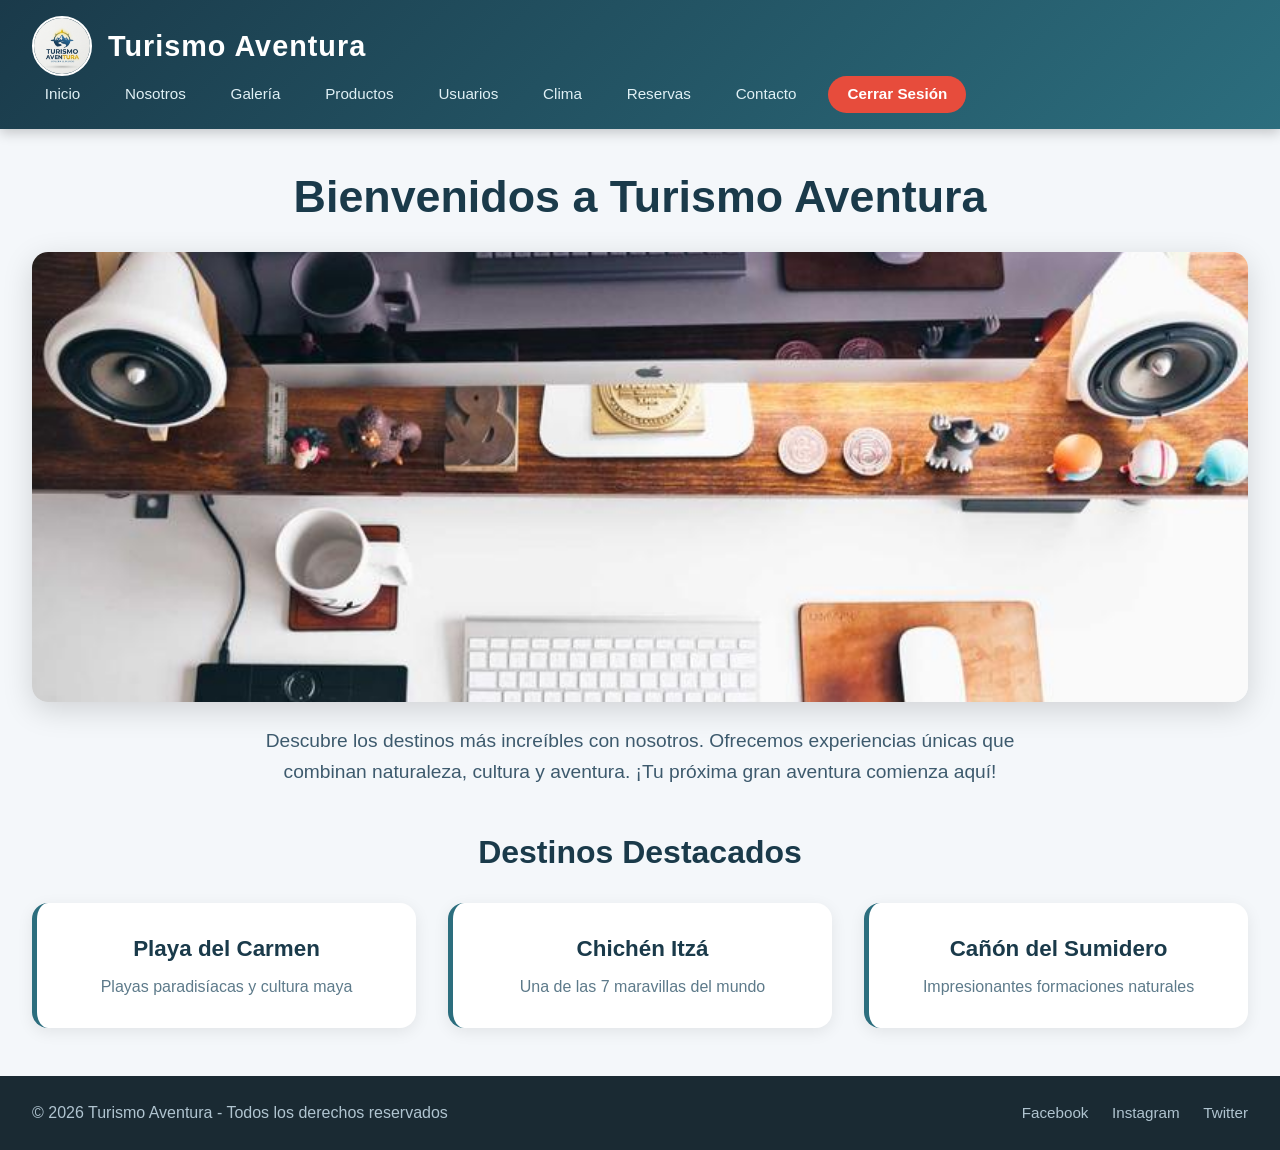
<file: index.html>
<!DOCTYPE html>
<html lang="es">

<head>
    <meta charset="UTF-8">
    <meta name="viewport" content="width=device-width, initial-scale=1.0">
    <title>Turismo Aventura - Inicio</title>
    <link rel="stylesheet" href="css/estilos.css">
</head>

<body>
    <header>
        <div class="logo">
            <img src="img/logo.png" alt="Logo Turismo Aventura">
            <h1>Turismo Aventura</h1>
        </div>
        <nav>
            <a href="index.html">Inicio</a>
            <a href="nosotros.html">Nosotros</a>
            <a href="galeria.html">Galería</a>
            <a href="productos.html">Productos</a>
            <a href="usuarios.html">Usuarios</a>
            <a href="clima.html">Clima</a>
            <a href="reservas.html">Reservas</a>
            <a href="contacto.html">Contacto</a>
            <a href="login.html" id="btn-logout">Cerrar Sesión</a>
        </nav>
    </header>

    <main>
        <section class="hero">
            <h2>Bienvenidos a Turismo Aventura</h2>
            <img src="img/inicio.jpg" alt="Paisaje turístico" class="hero-img">
            <p class="bienvenida">Descubre los destinos más increíbles con nosotros. Ofrecemos experiencias únicas que
                combinan naturaleza, cultura y aventura. ¡Tu próxima gran aventura comienza aquí!</p>
        </section>

        <section class="destacados">
            <h3>Destinos Destacados</h3>
            <div class="cards">
                <div class="card">
                    <h4>Playa del Carmen</h4>
                    <p>Playas paradisíacas y cultura maya</p>
                </div>
                <div class="card">
                    <h4>Chichén Itzá</h4>
                    <p>Una de las 7 maravillas del mundo</p>
                </div>
                <div class="card">
                    <h4>Cañón del Sumidero</h4>
                    <p>Impresionantes formaciones naturales</p>
                </div>
            </div>
        </section>

    </main>

    <footer>
        <p>&copy; 2026 Turismo Aventura - Todos los derechos reservados</p>
        <div class="social">
            <a href="#">Facebook</a>
            <a href="#">Instagram</a>
            <a href="#">Twitter</a>
        </div>
    </footer>

    <script src="js/login.js"></script>
</body>

</html>
</file>
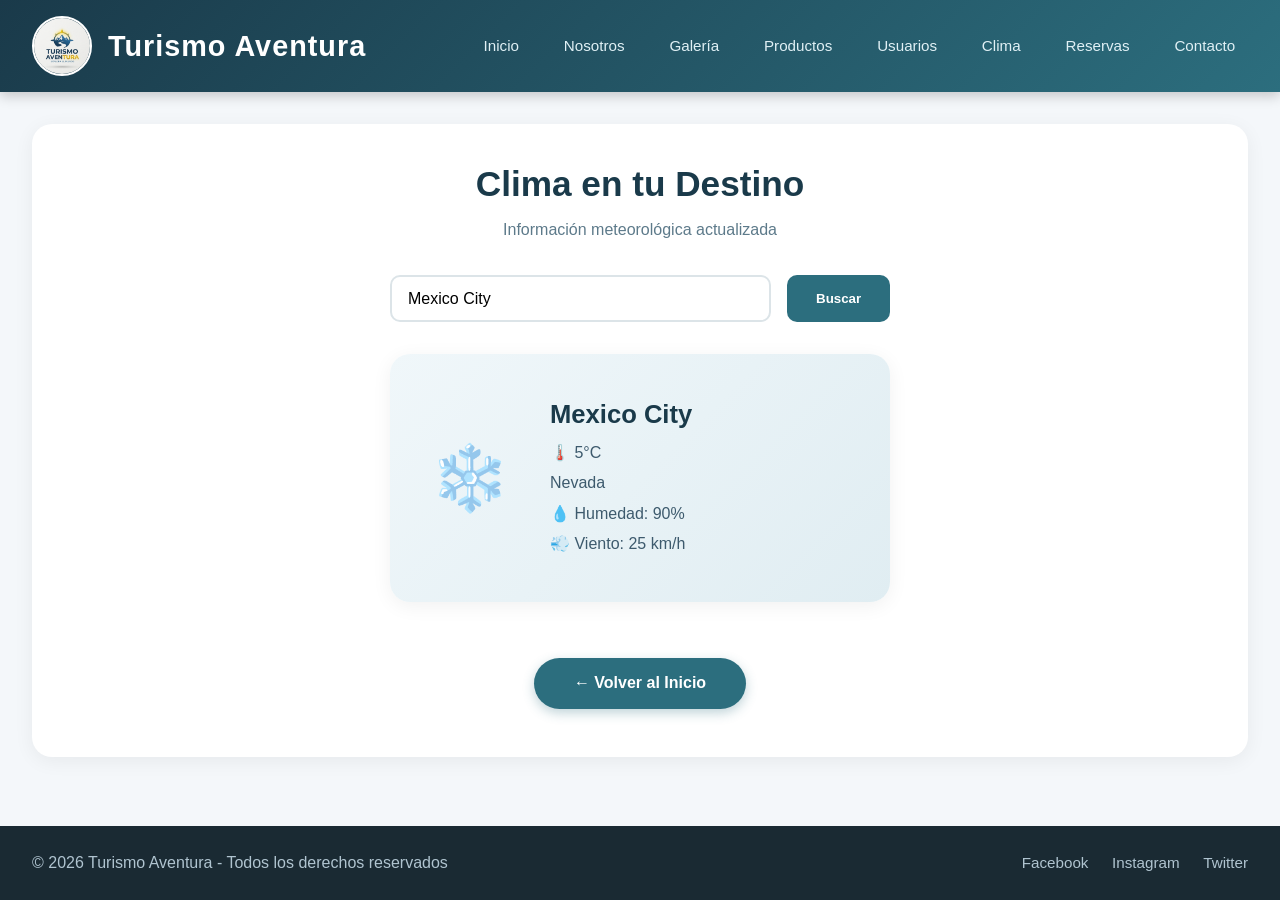
<file: clima.html>
<!DOCTYPE html>
<html lang="es">

<head>
    <meta charset="UTF-8">
    <meta name="viewport" content="width=device-width, initial-scale=1.0">
    <title>Turismo Aventura - Clima API</title>
    <link rel="stylesheet" href="css/estilos.css">
    <link rel="stylesheet" href="css/clima.css">
</head>

<body>
    <header>
        <div class="logo">
            <img src="img/logo.png" alt="Logo Turismo Aventura">
            <h1>Turismo Aventura</h1>
        </div>
        <nav>
            <a href="index.html">Inicio</a>
            <a href="nosotros.html">Nosotros</a>
            <a href="galeria.html">Galería</a>
            <a href="productos.html">Productos</a>
            <a href="usuarios.html">Usuarios</a>
            <a href="clima.html">Clima</a>
            <a href="reservas.html">Reservas</a>
            <a href="contacto.html">Contacto</a>
        </nav>
    </header>

    <main>
        <section class="clima-api">
            <h2>Clima en tu Destino</h2>
            <p>Información meteorológica actualizada</p>

            <div class="clima-busqueda">
                <input type="text" id="ciudadInput" placeholder="Ingresa una ciudad" value="Mexico City">
                <button onclick="buscarClima()" class="btn-clima">Buscar</button>
            </div>

            <div id="climaContainer" class="clima-info">
                <div class="clima-card">
                    <div class="clima-icono">
                        <span id="climaIcono">☀️</span>
                    </div>
                    <div class="clima-datos">
                        <h3 id="climaCiudad">Ciudad de México</h3>
                        <p id="climaTemp">🌡️ 22°C</p>
                        <p id="climaDesc">Cielo despejado</p>
                        <p id="climaHumedad">💧 Humedad: 45%</p>
                        <p id="climaViento">💨 Viento: 10 km/h</p>
                    </div>
                </div>
            </div>
            <!-- BOTÓN VOLVER AL INICIO -->
            <div class="btn-volver-container">
                <a href="index.html" class="btn-volver">← Volver al Inicio</a>
            </div>
        </section>
    </main>

    <footer>
        <p>&copy; 2026 Turismo Aventura - Todos los derechos reservados</p>
        <div class="social">
            <a href="#">Facebook</a>
            <a href="#">Instagram</a>
            <a href="#">Twitter</a>
        </div>
    </footer>

    <script src="js/clima.js"></script>
</body>

</html>
</file>
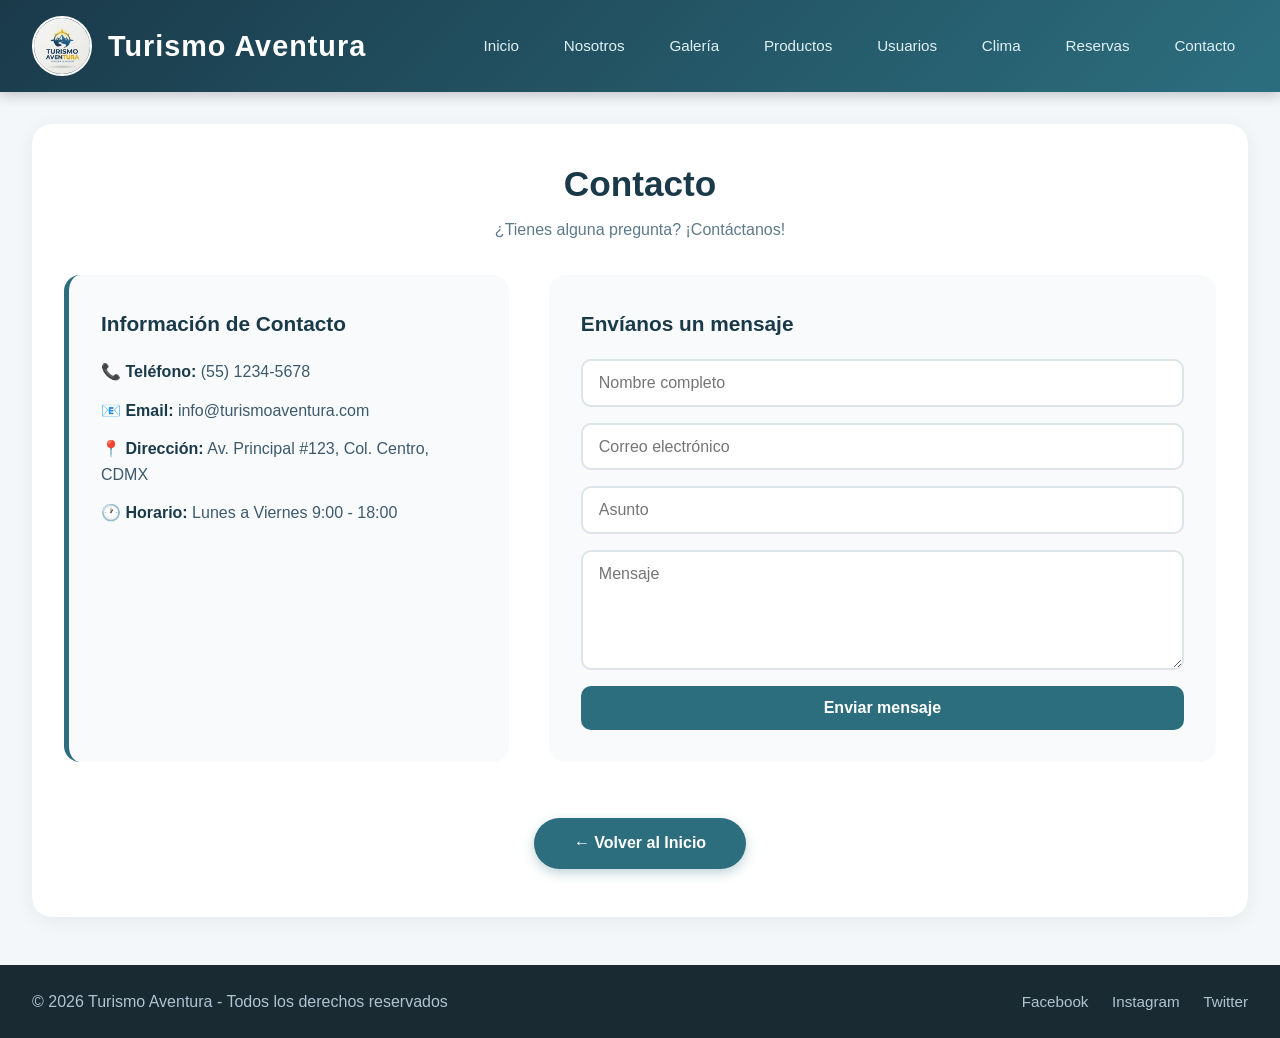
<file: contacto.html>
<!DOCTYPE html>
<html lang="es">

<head>
    <meta charset="UTF-8">
    <meta name="viewport" content="width=device-width, initial-scale=1.0">
    <title>Turismo Aventura - Contacto</title>
    <link rel="stylesheet" href="css/estilos.css">
    <link rel="stylesheet" href="css/contacto.css">
</head>

<body>
    <header>
        <div class="logo">
            <img src="img/logo.png" alt="Logo Turismo Aventura">
            <h1>Turismo Aventura</h1>
        </div>
        <nav>
            <a href="index.html">Inicio</a>
            <a href="nosotros.html">Nosotros</a>
            <a href="galeria.html">Galería</a>
            <a href="productos.html">Productos</a>
            <a href="usuarios.html">Usuarios</a>
            <a href="clima.html">Clima</a>
            <a href="reservas.html">Reservas</a>
            <a href="contacto.html">Contacto</a>
        </nav>
    </header>

    <main>
        <section class="contacto">
            <h2>Contacto</h2>
            <p>¿Tienes alguna pregunta? ¡Contáctanos!</p>

            <div class="contacto-container">
                <div class="contacto-info">
                    <h3>Información de Contacto</h3>
                    <p><strong>📞 Teléfono:</strong> (55) 1234-5678</p>
                    <p><strong>📧 Email:</strong> info@turismoaventura.com</p>
                    <p><strong>📍 Dirección:</strong> Av. Principal #123, Col. Centro, CDMX</p>
                    <p><strong>🕐 Horario:</strong> Lunes a Viernes 9:00 - 18:00</p>
                </div>

                <div class="contacto-form">
                    <h3>Envíanos un mensaje</h3>
                    <form id="contactoForm">
                        <input type="text" placeholder="Nombre completo" required>
                        <input type="email" placeholder="Correo electrónico" required>
                        <input type="text" placeholder="Asunto" required>
                        <textarea placeholder="Mensaje" rows="5" required></textarea>
                        <button type="submit" class="btn-enviar">Enviar mensaje</button>
                    </form>
                </div>
            </div>
            <!-- BOTÓN VOLVER AL INICIO -->
            <div class="btn-volver-container">
                <a href="index.html" class="btn-volver">← Volver al Inicio</a>
            </div>
        </section>
    </main>

    <footer>
        <p>&copy; 2026 Turismo Aventura - Todos los derechos reservados</p>
        <div class="social">
            <a href="#">Facebook</a>
            <a href="#">Instagram</a>
            <a href="#">Twitter</a>
        </div>
    </footer>
</body>

</html>
</file>
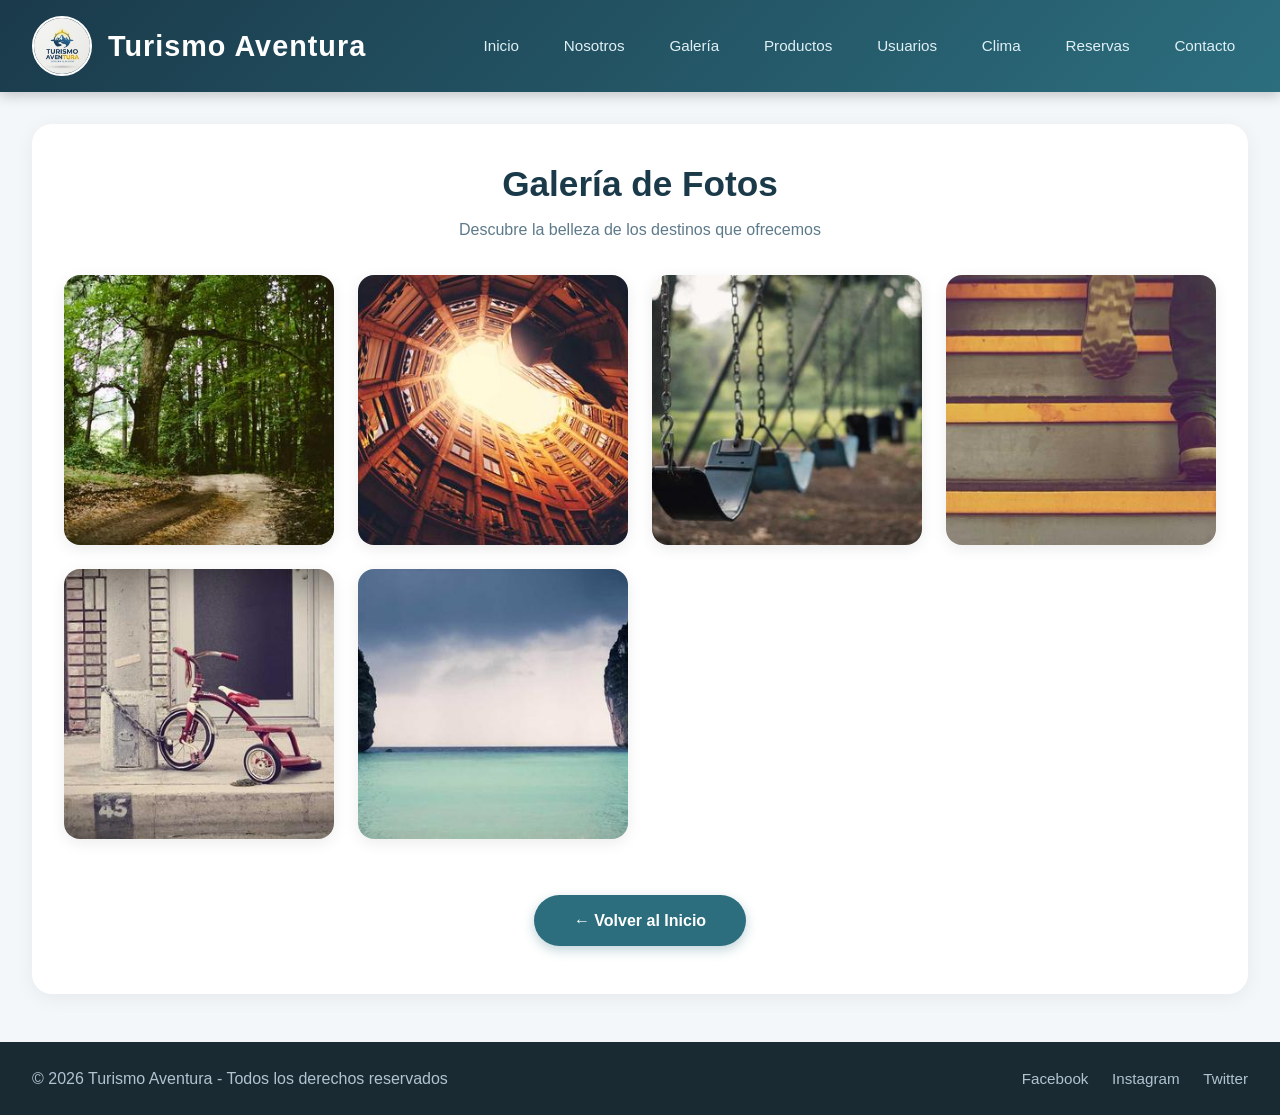
<file: galeria.html>
<!DOCTYPE html>
<html lang="es">

<head>
    <meta charset="UTF-8">
    <meta name="viewport" content="width=device-width, initial-scale=1.0">
    <title>Turismo Aventura - Galería</title>
    <link rel="stylesheet" href="css/estilos.css">
    <link rel="stylesheet" href="css/galeria.css">
</head>

<body>
    <header>
        <div class="logo">
            <img src="img/logo.png" alt="Logo Turismo Aventura">
            <h1>Turismo Aventura</h1>
        </div>
        <nav>
            <a href="index.html">Inicio</a>
            <a href="nosotros.html">Nosotros</a>
            <a href="galeria.html">Galería</a>
            <a href="productos.html">Productos</a>
            <a href="usuarios.html">Usuarios</a>
            <a href="clima.html">Clima</a>
            <a href="reservas.html">Reservas</a>
            <a href="contacto.html">Contacto</a>
        </nav>
    </header>

    <main>
        <section class="galeria">
            <h2>Galería de Fotos</h2>
            <p>Descubre la belleza de los destinos que ofrecemos</p>
            <div class="galeria-grid">
                <div class="galeria-item">
                    <img src="img/galeria1.jpg" alt="Playa paradisíaca">
                    <div class="galeria-overlay">
                        <h4>Playa del Carmen</h4>
                    </div>
                </div>
                <div class="galeria-item">
                    <img src="img/galeria2.jpg" alt="Chichén Itzá">
                    <div class="galeria-overlay">
                        <h4>Chichén Itzá</h4>
                    </div>
                </div>
                <div class="galeria-item">
                    <img src="img/galeria3.jpg" alt="Cañón del Sumidero">
                    <div class="galeria-overlay">
                        <h4>Cañón del Sumidero</h4>
                    </div>
                </div>
                <div class="galeria-item">
                    <img src="img/galeria4.jpg" alt="Monte Albán">
                    <div class="galeria-overlay">
                        <h4>Monte Albán</h4>
                    </div>
                </div>
                <div class="galeria-item">
                    <img src="img/galeria5.jpg" alt="Palenque">
                    <div class="galeria-overlay">
                        <h4>Palenque</h4>
                    </div>
                </div>
                <div class="galeria-item">
                    <img src="img/galeria6.jpg" alt="Barrancas del Cobre">
                    <div class="galeria-overlay">
                        <h4>Barrancas del Cobre</h4>
                    </div>
                </div>
            </div>
            <!-- BOTÓN VOLVER AL INICIO -->
            <div class="btn-volver-container">
                <a href="index.html" class="btn-volver">← Volver al Inicio</a>
            </div>
        </section>
    </main>

    <footer>
        <p>&copy; 2026 Turismo Aventura - Todos los derechos reservados</p>
        <div class="social">
            <a href="#">Facebook</a>
            <a href="#">Instagram</a>
            <a href="#">Twitter</a>
        </div>
    </footer>
</body>

</html>
</file>
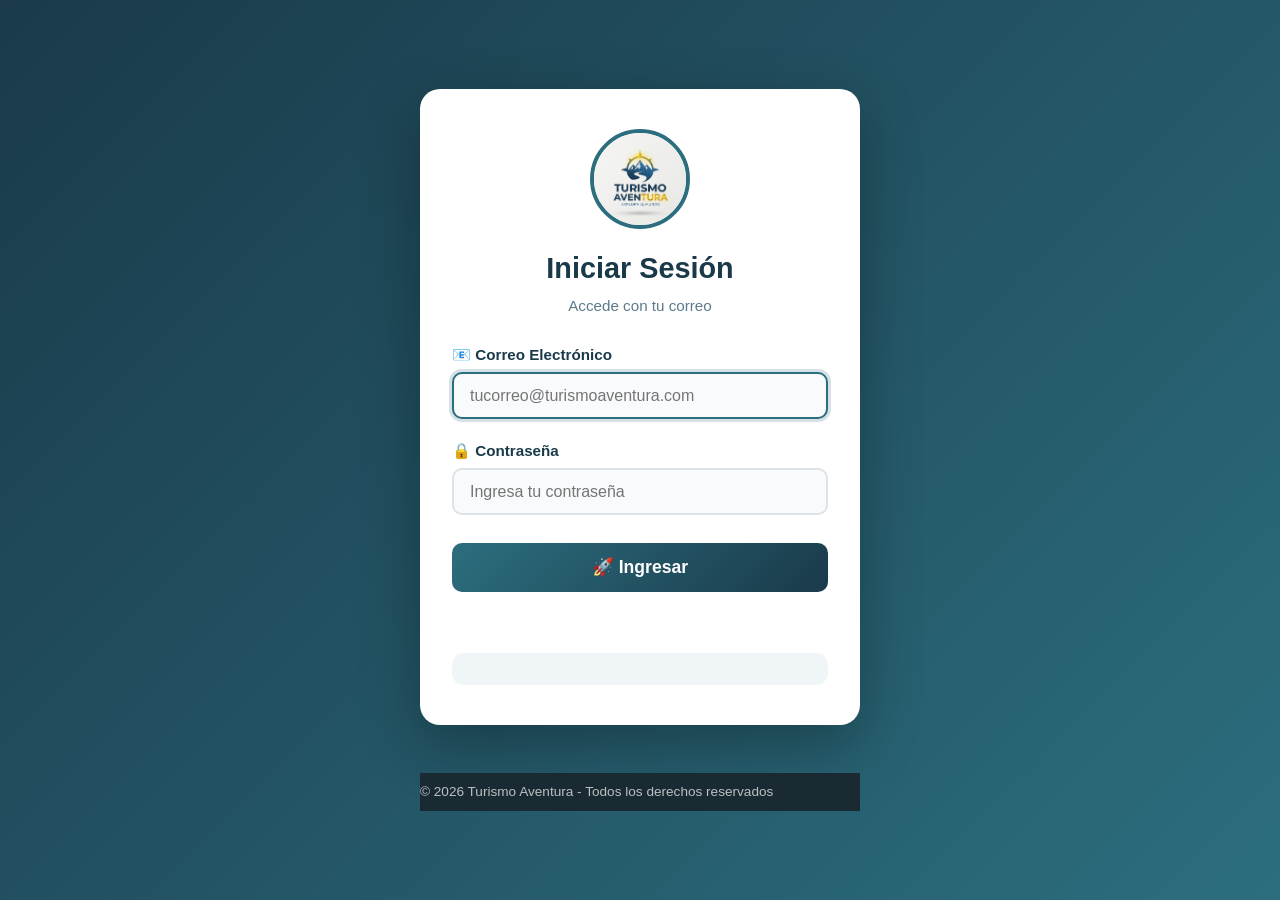
<file: login.html>
<!DOCTYPE html>
<html lang="es">

<head>
    <meta charset="UTF-8">
    <meta name="viewport" content="width=device-width, initial-scale=1.0">
    <title>Turismo Aventura - Login</title>
    <link rel="stylesheet" href="css/estilos.css">
    <link rel="stylesheet" href="css/login.css">
</head>

<body class="login-page">
    <!-- Contenedor principal del login -->
    <div class="login-wrapper">
        <div class="login-container">
            <div class="login-box">
                <!-- Logo -->
                <img src="img/logo.png" alt="Logo Turismo Aventura" class="login-logo">

                <h2>Iniciar Sesión</h2>
                <p class="login-subtitle">Accede con tu correo</p>

                <!-- Formulario de Login -->
                <form id="loginForm">
                    <div class="form-group">
                        <label for="email">📧 Correo Electrónico</label>
                        <input type="email" id="email" placeholder="tucorreo@turismoaventura.com" required autofocus>
                    </div>

                    <div class="form-group">
                        <label for="password">🔒 Contraseña</label>
                        <input type="password" id="password" placeholder="Ingresa tu contraseña" required>
                    </div>

                    <button type="submit" class="btn-login">🚀 Ingresar</button>

                    <!-- Mensaje de error -->
                    <div id="loginError" class="error-message"></div>
                </form>

                <!-- Información de ayuda -->
                <div class="login-help">
                </div>

            </div>
        </div>

        <!-- Footer informativo dentro del wrapper -->
        <footer class="login-footer">
            <p>&copy; 2026 Turismo Aventura - Todos los derechos reservados</p>
        </footer>
    </div>

    <script src="js/login.js"></script>
</body>

</html>
</file>
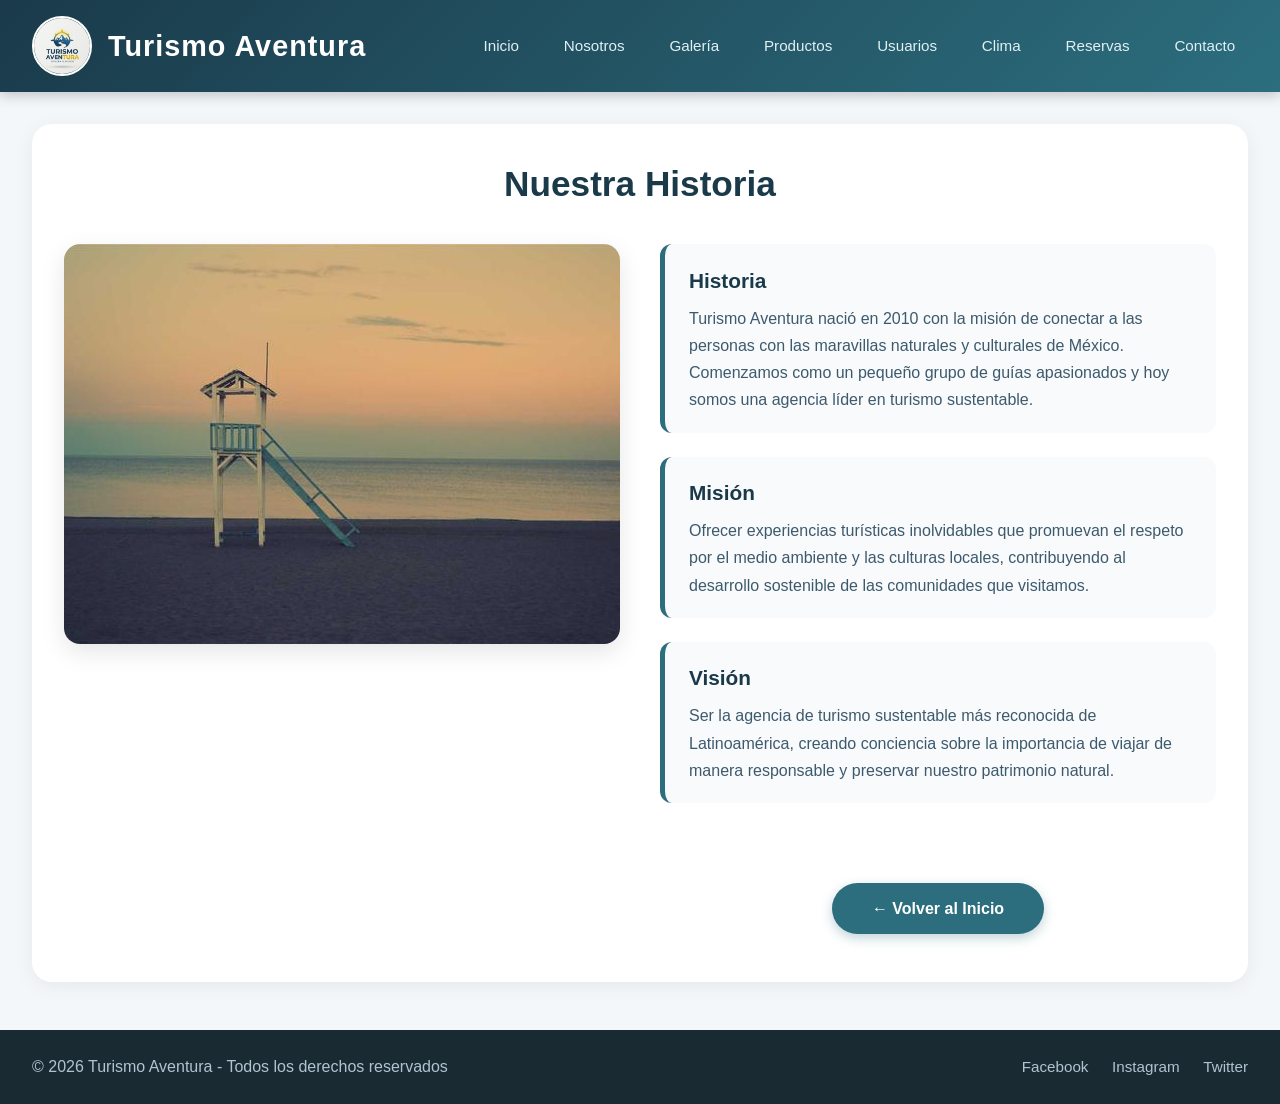
<file: nosotros.html>
<!DOCTYPE html>
<html lang="es">

<head>
    <meta charset="UTF-8">
    <meta name="viewport" content="width=device-width, initial-scale=1.0">
    <title>Turismo Aventura - Nosotros</title>
    <link rel="stylesheet" href="css/estilos.css">
    <link rel="stylesheet" href="css/nosotros.css">
</head>

<body>
    <header>
        <div class="logo">
            <img src="img/logo.png" alt="Logo Turismo Aventura">
            <h1>Turismo Aventura</h1>
        </div>
        <nav>
            <a href="index.html">Inicio</a>
            <a href="nosotros.html">Nosotros</a>
            <a href="galeria.html">Galería</a>
            <a href="productos.html">Productos</a>
            <a href="usuarios.html">Usuarios</a>
            <a href="clima.html">Clima</a>
            <a href="reservas.html">Reservas</a>
            <a href="contacto.html">Contacto</a>
        </nav>
    </header>

    <main>
        <section class="nosotros">
            <h2>Nuestra Historia</h2>
            <div class="nosotros-content">
                <img src="img/nosotros.jpg" alt="Nuestro equipo" class="nosotros-img">
                <div class="nosotros-text">
                    <article class="historia">
                        <h3>Historia</h3>
                        <p>Turismo Aventura nació en 2010 con la misión de conectar a las personas con las maravillas
                            naturales y culturales de México. Comenzamos como un pequeño grupo de guías apasionados y
                            hoy somos una agencia líder en turismo sustentable.</p>
                    </article>
                    <article class="mision">
                        <h3>Misión</h3>
                        <p>Ofrecer experiencias turísticas inolvidables que promuevan el respeto por el medio ambiente y
                            las culturas locales, contribuyendo al desarrollo sostenible de las comunidades que
                            visitamos.</p>
                    </article>
                    <article class="vision">
                        <h3>Visión</h3>
                        <p>Ser la agencia de turismo sustentable más reconocida de Latinoamérica, creando conciencia
                            sobre la importancia de viajar de manera responsable y preservar nuestro patrimonio natural.
                        </p>
                    </article>
                    <!-- BOTÓN VOLVER AL INICIO -->
                    <div class="btn-volver-container">
                        <a href="index.html" class="btn-volver">← Volver al Inicio</a>
                    </div>
                </div>
            </div>
        </section>
    </main>

    <footer>
        <p>&copy; 2026 Turismo Aventura - Todos los derechos reservados</p>
        <div class="social">
            <a href="#">Facebook</a>
            <a href="#">Instagram</a>
            <a href="#">Twitter</a>
        </div>
    </footer>
</body>

</html>
</file>
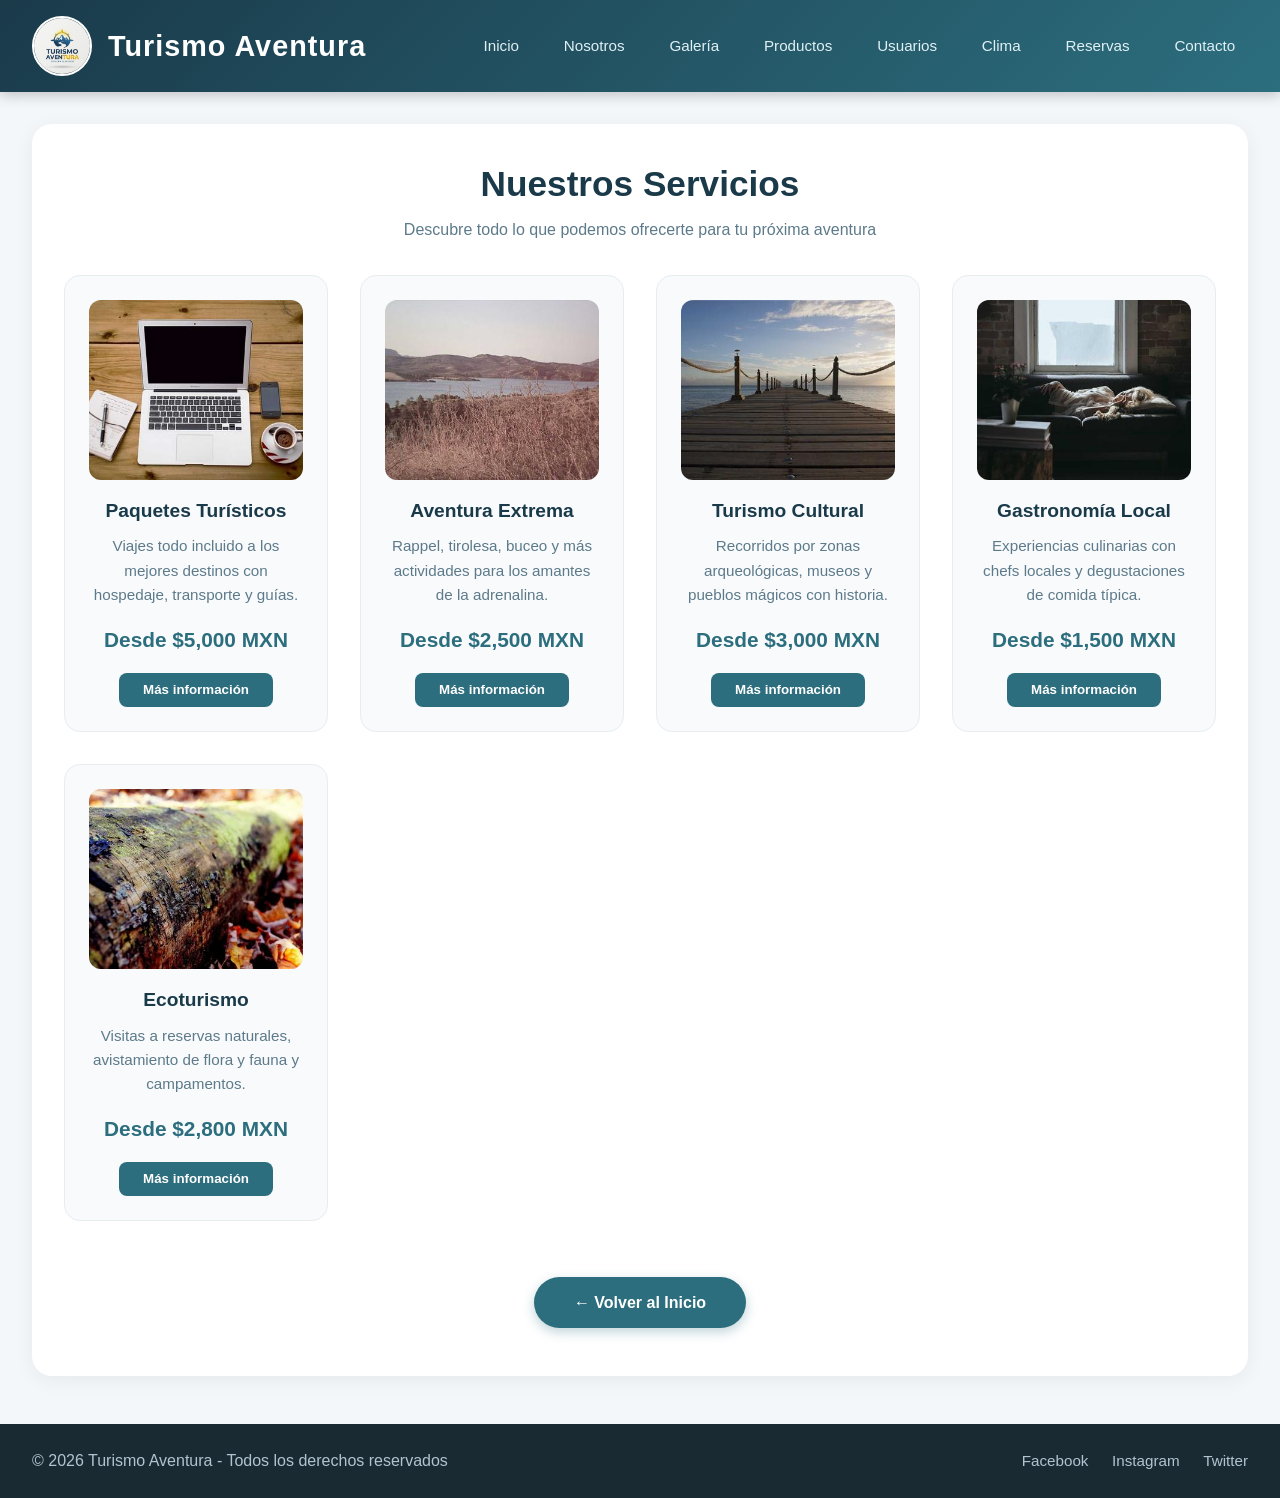
<file: Productos.html>
<!DOCTYPE html>
<html lang="es">

<head>
    <meta charset="UTF-8">
    <meta name="viewport" content="width=device-width, initial-scale=1.0">
    <title>Turismo Aventura - Productos</title>
    <link rel="stylesheet" href="css/estilos.css">
    <link rel="stylesheet" href="css/productos.css">
</head>

<body>
    <header>
        <div class="logo">
            <img src="img/logo.png" alt="Logo Turismo Aventura">
            <h1>Turismo Aventura</h1>
        </div>
        <nav>
            <a href="index.html">Inicio</a>
            <a href="nosotros.html">Nosotros</a>
            <a href="galeria.html">Galería</a>
            <a href="productos.html">Productos</a>
            <a href="usuarios.html">Usuarios</a>
            <a href="clima.html">Clima</a>
            <a href="reservas.html">Reservas</a>
            <a href="contacto.html">Contacto</a>
        </nav>
    </header>

    <main>
        <section class="productos">
            <h2>Nuestros Servicios</h2>
            <p>Descubre todo lo que podemos ofrecerte para tu próxima aventura</p>
            <div class="productos-grid">
                <div class="producto-card">
                    <img src="img/producto1.jpg" alt="Paquetes turísticos">
                    <h3>Paquetes Turísticos</h3>
                    <p>Viajes todo incluido a los mejores destinos con hospedaje, transporte y guías.</p>
                    <span class="precio">Desde $5,000 MXN</span>
                    <button class="btn-producto">Más información</button>
                </div>
                <div class="producto-card">
                    <img src="img/producto2.jpg" alt="Aventura extrema">
                    <h3>Aventura Extrema</h3>
                    <p>Rappel, tirolesa, buceo y más actividades para los amantes de la adrenalina.</p>
                    <span class="precio">Desde $2,500 MXN</span>
                    <button class="btn-producto">Más información</button>
                </div>
                <div class="producto-card">
                    <img src="img/producto3.jpg" alt="Turismo cultural">
                    <h3>Turismo Cultural</h3>
                    <p>Recorridos por zonas arqueológicas, museos y pueblos mágicos con historia.</p>
                    <span class="precio">Desde $3,000 MXN</span>
                    <button class="btn-producto">Más información</button>
                </div>
                <div class="producto-card">
                    <img src="img/producto4.jpg" alt="Gastronomía local">
                    <h3>Gastronomía Local</h3>
                    <p>Experiencias culinarias con chefs locales y degustaciones de comida típica.</p>
                    <span class="precio">Desde $1,500 MXN</span>
                    <button class="btn-producto">Más información</button>
                </div>
                <div class="producto-card">
                    <img src="img/producto5.jpg" alt="Ecoturismo">
                    <h3>Ecoturismo</h3>
                    <p>Visitas a reservas naturales, avistamiento de flora y fauna y campamentos.</p>
                    <span class="precio">Desde $2,800 MXN</span>
                    <button class="btn-producto">Más información</button>
                </div>
            </div>
            <!-- BOTÓN VOLVER AL INICIO -->
            <div class="btn-volver-container">
                <a href="index.html" class="btn-volver">← Volver al Inicio</a>
            </div>
        </section>
    </main>

    <footer>
        <p>&copy; 2026 Turismo Aventura - Todos los derechos reservados</p>
        <div class="social">
            <a href="#">Facebook</a>
            <a href="#">Instagram</a>
            <a href="#">Twitter</a>
        </div>
    </footer>
</body>

</html>
</file>
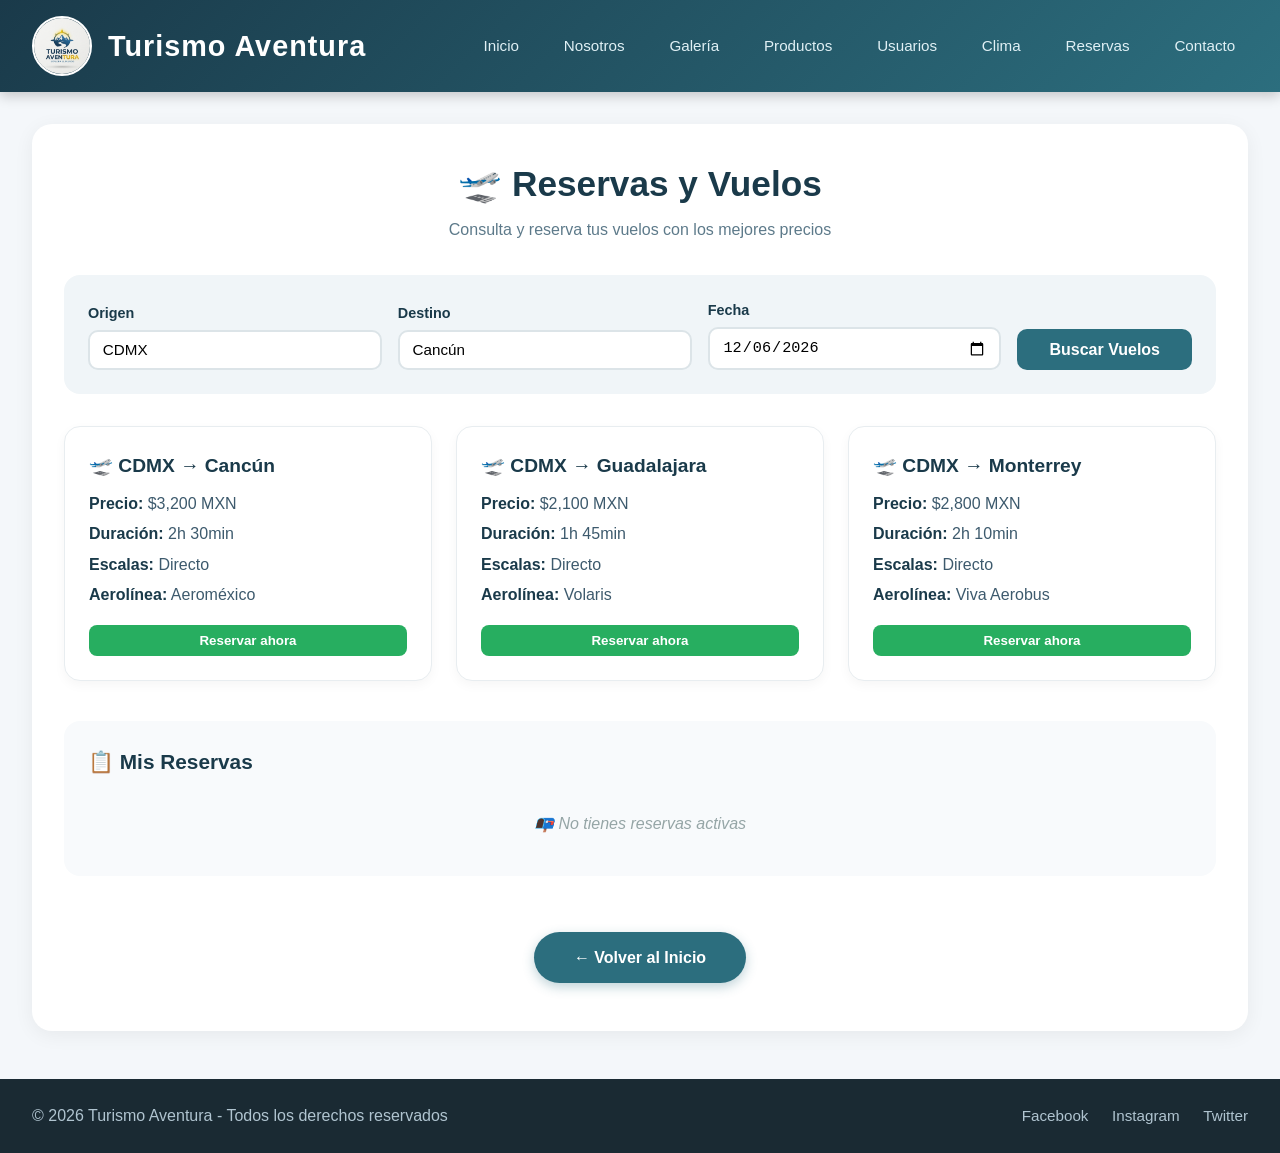
<file: reservas.html>
<!DOCTYPE html>
<html lang="es">

<head>
    <meta charset="UTF-8">
    <meta name="viewport" content="width=device-width, initial-scale=1.0">
    <title>Turismo Aventura - Reservas y Vuelos</title>
    <link rel="stylesheet" href="css/estilos.css">
    <link rel="stylesheet" href="css/reservas.css">
</head>

<body>
    <header>
        <div class="logo">
            <img src="img/logo.png" alt="Logo Turismo Aventura">
            <h1>Turismo Aventura</h1>
        </div>
        <nav>
            <a href="index.html">Inicio</a>
            <a href="nosotros.html">Nosotros</a>
            <a href="galeria.html">Galería</a>
            <a href="productos.html">Productos</a>
            <a href="usuarios.html">Usuarios</a>
            <a href="clima.html">Clima</a>
            <a href="reservas.html">Reservas</a>
            <a href="contacto.html">Contacto</a>
        </nav>
    </header>

    <main>
        <section class="reservas-api">
            <h2>🛫 Reservas y Vuelos</h2>
            <p>Consulta y reserva tus vuelos con los mejores precios</p>

            <div class="reservas-filtros">
                <div class="filtro-group">
                    <label for="origen">Origen</label>
                    <input type="text" id="origen" placeholder="Ciudad de origen" value="CDMX">
                </div>
                <div class="filtro-group">
                    <label for="destino">Destino</label>
                    <input type="text" id="destino" placeholder="Ciudad de destino" value="Cancún">
                </div>
                <div class="filtro-group">
                    <label for="fecha">Fecha</label>
                    <input type="date" id="fecha">
                </div>
                <button onclick="buscarVuelos()" class="btn-reservar">Buscar Vuelos</button>
            </div>

            <div id="vuelosContainer" class="vuelos-grid">
                <div class="vuelo-card">
                    <div class="vuelo-info">
                        <h3>🛫 CDMX → Cancún</h3>
                        <p><strong>Precio:</strong> $3,200 MXN</p>
                        <p><strong>Duración:</strong> 2h 30min</p>
                        <p><strong>Escalas:</strong> Directo</p>
                        <p><strong>Aerolínea:</strong> Aeroméxico</p>
                        <button class="btn-reservar-vuelo"
                            onclick="reservarVuelo(1, 'CDMX', 'Cancún', 3200, 'Aeroméxico')">Reservar ahora</button>
                    </div>
                </div>
                <div class="vuelo-card">
                    <div class="vuelo-info">
                        <h3>🛫 CDMX → Guadalajara</h3>
                        <p><strong>Precio:</strong> $2,100 MXN</p>
                        <p><strong>Duración:</strong> 1h 45min</p>
                        <p><strong>Escalas:</strong> Directo</p>
                        <p><strong>Aerolínea:</strong> Volaris</p>
                        <button class="btn-reservar-vuelo"
                            onclick="reservarVuelo(2, 'CDMX', 'Guadalajara', 2100, 'Volaris')">Reservar ahora</button>
                    </div>
                </div>
                <div class="vuelo-card">
                    <div class="vuelo-info">
                        <h3>🛫 CDMX → Monterrey</h3>
                        <p><strong>Precio:</strong> $2,800 MXN</p>
                        <p><strong>Duración:</strong> 2h 10min</p>
                        <p><strong>Escalas:</strong> Directo</p>
                        <p><strong>Aerolínea:</strong> Viva Aerobus</p>
                        <button class="btn-reservar-vuelo"
                            onclick="reservarVuelo(3, 'CDMX', 'Monterrey', 2800, 'Viva Aerobus')">Reservar
                            ahora</button>
                    </div>
                </div>
            </div>

            <div id="reservasContainer" class="reservas-lista">
                <h3>📋 Mis Reservas</h3>
                <div id="listaReservas">
                    <p class="no-reservas">No tienes reservas activas</p>
                </div>
            </div>

            <!-- BOTÓN VOLVER AL INICIO -->
            <div class="btn-volver-container">
                <a href="index.html" class="btn-volver">← Volver al Inicio</a>
            </div>
        </section>
    </main>

    <footer>
        <p>&copy; 2026 Turismo Aventura - Todos los derechos reservados</p>
        <div class="social">
            <a href="#">Facebook</a>
            <a href="#">Instagram</a>
            <a href="#">Twitter</a>
        </div>
    </footer>

    <script src="js/reservas.js"></script>
</body>

</html>
</file>
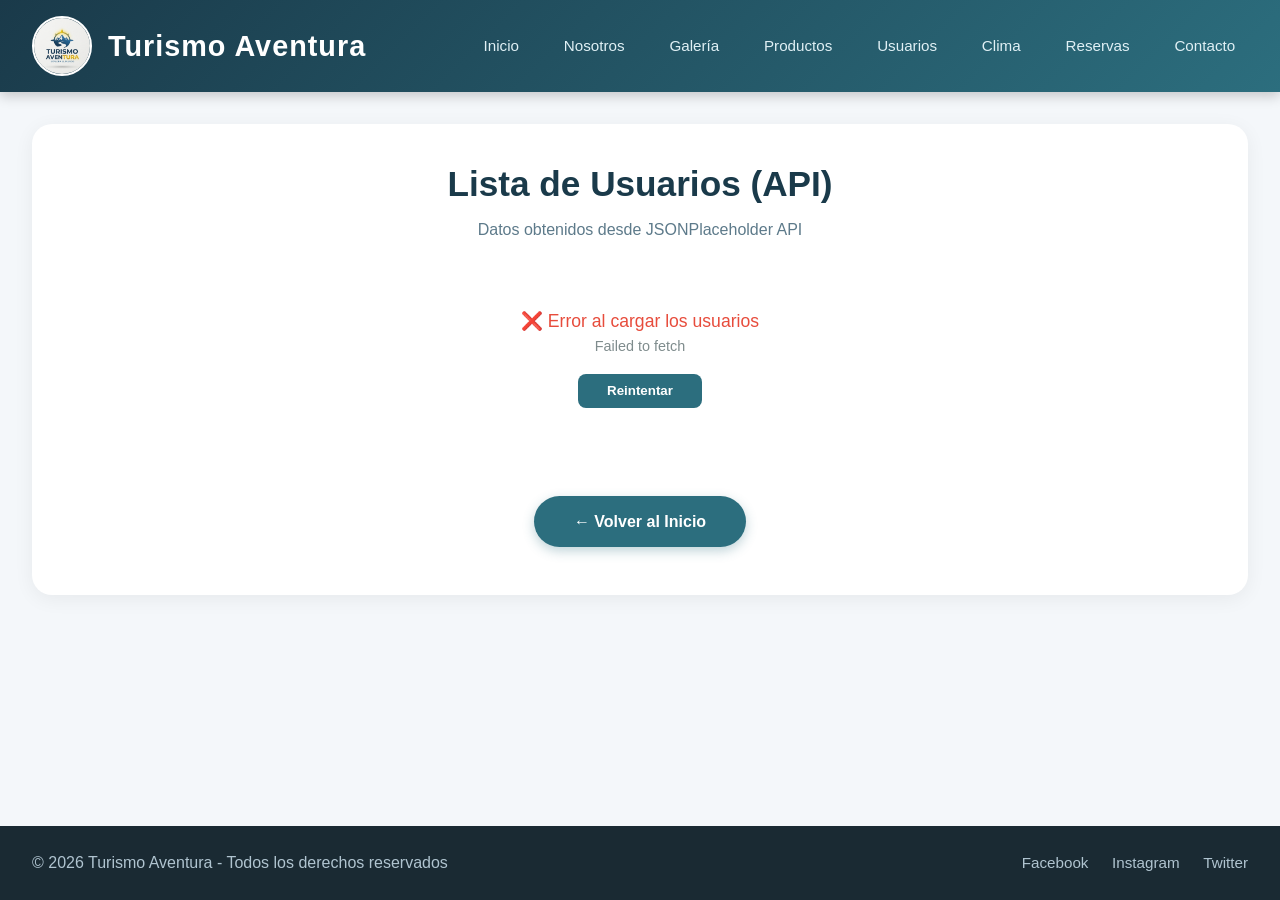
<file: usuarios.html>
<!DOCTYPE html>
<html lang="es">

<head>
    <meta charset="UTF-8">
    <meta name="viewport" content="width=device-width, initial-scale=1.0">
    <title>Turismo Aventura - Usuarios API</title>
    <link rel="stylesheet" href="css/estilos.css">
    <link rel="stylesheet" href="css/usuarios.css">
</head>

<body>
    <header>
        <div class="logo">
            <img src="img/logo.png" alt="Logo Turismo Aventura">
            <h1>Turismo Aventura</h1>
        </div>
        <nav>
            <a href="index.html">Inicio</a>
            <a href="nosotros.html">Nosotros</a>
            <a href="galeria.html">Galería</a>
            <a href="productos.html">Productos</a>
            <a href="usuarios.html">Usuarios</a>
            <a href="clima.html">Clima</a>
            <a href="reservas.html">Reservas</a>
            <a href="contacto.html">Contacto</a>
        </nav>
    </header>

    <main>
        <section class="usuarios-api">
            <h2>Lista de Usuarios (API)</h2>
            <p>Datos obtenidos desde JSONPlaceholder API</p>
            <div id="loading" class="loading">Cargando usuarios...</div>
            <div id="usuariosContainer" class="usuarios-grid"></div>
            <!-- BOTÓN VOLVER AL INICIO -->
            <div class="btn-volver-container">
                <a href="index.html" class="btn-volver">← Volver al Inicio</a>
            </div>
        </section>
    </main>

    <footer>
        <p>&copy; 2026 Turismo Aventura - Todos los derechos reservados</p>
        <div class="social">
            <a href="#">Facebook</a>
            <a href="#">Instagram</a>
            <a href="#">Twitter</a>
        </div>
    </footer>

    <script src="js/usuarios.js"></script>
</body>

</html>
</file>
<file: css/estilos.css>
/* ===== ESTILOS GENERALES ===== */
* {
    margin: 0;
    padding: 0;
    box-sizing: border-box;
}

body {
    font-family: 'Segoe UI', Tahoma, Geneva, Verdana, sans-serif;
    background: #f4f7fa;
    color: #2c3e50;
    line-height: 1.6;
    min-height: 100vh;
    display: flex;
    flex-direction: column;
}

a {
    text-decoration: none;
    color: inherit;
}

img {
    max-width: 100%;
    display: block;
}

/* ===== HEADER ===== */
header {
    background: linear-gradient(135deg, #1a3a4a, #2c6e7e);
    color: white;
    padding: 1rem 2rem;
    display: flex;
    justify-content: space-between;
    align-items: center;
    flex-wrap: wrap;
    box-shadow: 0 4px 12px rgba(0, 0, 0, 0.2);
}

.logo {
    display: flex;
    align-items: center;
    gap: 1rem;
}

.logo img {
    height: 60px;
    width: 60px;
    border-radius: 50%;
    object-fit: cover;
    border: 2px solid #fff;
}

.logo h1 {
    font-size: 1.8rem;
    font-weight: 700;
    letter-spacing: 1px;
}

nav {
    display: flex;
    flex-wrap: wrap;
    gap: 0.5rem 1.2rem;
}

nav a {
    color: #e0f0f5;
    font-weight: 500;
    padding: 0.4rem 0.8rem;
    border-radius: 20px;
    transition: all 0.3s ease;
    font-size: 0.95rem;
}

nav a:hover {
    background: rgba(255, 255, 255, 0.2);
    color: #fff;
    transform: translateY(-2px);
}

#btn-logout {
    background: #e74c3c;
    color: #fff;
    padding: 0.4rem 1.2rem;
    border-radius: 20px;
    font-weight: 600;
}

#btn-logout:hover {
    background: #c0392b;
}

/* ===== MAIN ===== */
main {
    flex: 1;
    padding: 2rem 2rem 1rem;
    max-width: 1300px;
    margin: 0 auto;
    width: 100%;
}

/* ===== HERO (index) ===== */
.hero {
    text-align: center;
    margin-bottom: 2.5rem;
}

.hero h2 {
    font-size: 2.8rem;
    color: #1a3a4a;
    margin-bottom: 1.2rem;
}

.hero-img {
    width: 100%;
    max-height: 450px;
    object-fit: cover;
    border-radius: 16px;
    box-shadow: 0 8px 30px rgba(0, 0, 0, 0.15);
    margin-bottom: 1.5rem;
}

.bienvenida {
    font-size: 1.2rem;
    max-width: 800px;
    margin: 0 auto;
    color: #3d5a6d;
}

/* ===== DESTACADOS ===== */
.destacados h3 {
    font-size: 2rem;
    text-align: center;
    color: #1a3a4a;
    margin-bottom: 1.5rem;
}

.cards {
    display: grid;
    grid-template-columns: repeat(auto-fit, minmax(220px, 1fr));
    gap: 2rem;
}

.card {
    background: white;
    padding: 1.8rem 1.2rem;
    border-radius: 16px;
    text-align: center;
    box-shadow: 0 4px 16px rgba(0, 0, 0, 0.08);
    transition: transform 0.3s, box-shadow 0.3s;
    border-left: 5px solid #2c6e7e;
}

.card:hover {
    transform: translateY(-8px);
    box-shadow: 0 10px 30px rgba(0, 0, 0, 0.12);
}

.card h4 {
    font-size: 1.4rem;
    color: #1a3a4a;
    margin-bottom: 0.4rem;
}

.card p {
    color: #5d7a8a;
}

/* ===== BOTÓN VOLVER ===== */
.btn-volver-container {
    text-align: center;
    margin-top: 2.5rem;
    padding: 1rem 0;
}

.btn-volver {
    display: inline-block;
    background: #2c6e7e;
    color: #fff;
    padding: 0.8rem 2.5rem;
    border-radius: 30px;
    font-weight: 600;
    font-size: 1rem;
    transition: background 0.3s, transform 0.2s, box-shadow 0.3s;
    box-shadow: 0 4px 12px rgba(44, 110, 126, 0.3);
}

.btn-volver:hover {
    background: #1a4a5a;
    transform: scale(1.05);
    box-shadow: 0 6px 20px rgba(44, 110, 126, 0.4);
}

.btn-volver:active {
    transform: scale(0.97);
}

/* ===== FOOTER ===== */
footer {
    background: #1a2a33;
    color: #b0c4d0;
    padding: 1.5rem 2rem;
    display: flex;
    justify-content: space-between;
    align-items: center;
    flex-wrap: wrap;
    gap: 0.8rem;
    margin-top: 2rem;
}

.social a {
    color: #b0c4d0;
    margin-left: 1.2rem;
    font-size: 0.95rem;
    transition: color 0.3s;
}

.social a:hover {
    color: #fff;
}

/* ===== RESPONSIVE ===== */
@media (max-width: 768px) {
    header {
        flex-direction: column;
        gap: 0.8rem;
        padding: 1rem;
    }

    nav {
        justify-content: center;
    }

    .hero h2 {
        font-size: 2rem;
    }

    .cards {
        grid-template-columns: 1fr 1fr;
    }

    footer {
        flex-direction: column;
        text-align: center;
    }

    .social a {
        margin: 0 0.6rem;
    }

    .btn-volver {
        padding: 0.6rem 1.8rem;
        font-size: 0.9rem;
    }
}

@media (max-width: 480px) {
    .cards {
        grid-template-columns: 1fr;
    }

    .logo h1 {
        font-size: 1.3rem;
    }

    nav a {
        font-size: 0.8rem;
        padding: 0.2rem 0.6rem;
    }

    main {
        padding: 1rem;
    }
}
</file>
<file: css/clima.css>
/* ===== CLIMA API ===== */
.clima-api {
    background: white;
    padding: 2rem;
    border-radius: 20px;
    box-shadow: 0 4px 20px rgba(0, 0, 0, 0.06);
}

.clima-api h2 {
    font-size: 2.2rem;
    color: #1a3a4a;
    text-align: center;
    margin-bottom: 0.3rem;
}

.clima-api>p {
    text-align: center;
    color: #5d7a8a;
    margin-bottom: 2rem;
}

.clima-busqueda {
    display: flex;
    gap: 1rem;
    max-width: 500px;
    margin: 0 auto 2rem;
}

.clima-busqueda input {
    flex: 1;
    padding: 0.8rem 1rem;
    border: 2px solid #dce4e8;
    border-radius: 10px;
    font-size: 1rem;
    transition: border-color 0.3s;
}

.clima-busqueda input:focus {
    outline: none;
    border-color: #2c6e7e;
}

.btn-clima {
    padding: 0.8rem 1.8rem;
    background: #2c6e7e;
    color: white;
    border: none;
    border-radius: 10px;
    font-weight: 600;
    cursor: pointer;
    transition: background 0.3s, transform 0.2s;
}

.btn-clima:hover {
    background: #1a4a5a;
    transform: scale(1.03);
}

.clima-info {
    display: flex;
    justify-content: center;
}

.clima-card {
    background: linear-gradient(135deg, #f0f7fa, #e0edf2);
    border-radius: 20px;
    padding: 2.5rem;
    display: flex;
    align-items: center;
    gap: 2.5rem;
    max-width: 500px;
    width: 100%;
    box-shadow: 0 4px 20px rgba(0, 0, 0, 0.06);
}

.clima-icono {
    font-size: 4rem;
    line-height: 1;
}

.clima-datos h3 {
    font-size: 1.6rem;
    color: #1a3a4a;
    margin-bottom: 0.3rem;
}

.clima-datos p {
    color: #3d5a6d;
    font-size: 1rem;
    margin: 0.3rem 0;
}

/* ===== RESPONSIVE ===== */
@media (max-width: 600px) {
    .clima-api {
        padding: 1rem;
    }

    .clima-busqueda {
        flex-direction: column;
        max-width: 100%;
    }

    .btn-clima {
        width: 100%;
    }

    .clima-card {
        flex-direction: column;
        text-align: center;
        padding: 1.8rem 1.2rem;
        gap: 0.8rem;
    }

    .clima-icono {
        font-size: 3rem;
    }

    .clima-datos h3 {
        font-size: 1.3rem;
    }
}
</file>
<file: css/contacto.css>
/* ===== CONTACTO ===== */
.contacto {
    background: white;
    padding: 2rem;
    border-radius: 20px;
    box-shadow: 0 4px 20px rgba(0, 0, 0, 0.06);
}

.contacto h2 {
    font-size: 2.2rem;
    color: #1a3a4a;
    text-align: center;
    margin-bottom: 0.3rem;
}

.contacto>p {
    text-align: center;
    color: #5d7a8a;
    margin-bottom: 2rem;
}

.contacto-container {
    display: grid;
    grid-template-columns: 1fr 1.5fr;
    gap: 2.5rem;
}

.contacto-info {
    background: #f8fafc;
    padding: 2rem;
    border-radius: 16px;
    border-left: 5px solid #2c6e7e;
}

.contacto-info h3 {
    color: #1a3a4a;
    font-size: 1.3rem;
    margin-bottom: 1.2rem;
}

.contacto-info p {
    color: #3d5a6d;
    margin: 0.8rem 0;
    font-size: 1rem;
}

.contacto-info p strong {
    color: #1a3a4a;
}

.contacto-form {
    background: #f8fafc;
    padding: 2rem;
    border-radius: 16px;
}

.contacto-form h3 {
    color: #1a3a4a;
    font-size: 1.3rem;
    margin-bottom: 1.2rem;
}

.contacto-form form {
    display: flex;
    flex-direction: column;
    gap: 1rem;
}

.contacto-form input,
.contacto-form textarea {
    padding: 0.8rem 1rem;
    border: 2px solid #dce4e8;
    border-radius: 10px;
    font-size: 1rem;
    font-family: inherit;
    transition: border-color 0.3s;
    background: white;
}

.contacto-form input:focus,
.contacto-form textarea:focus {
    outline: none;
    border-color: #2c6e7e;
}

.contacto-form textarea {
    resize: vertical;
    min-height: 120px;
}

.btn-enviar {
    padding: 0.8rem;
    background: #2c6e7e;
    color: white;
    border: none;
    border-radius: 10px;
    font-size: 1rem;
    font-weight: 600;
    cursor: pointer;
    transition: background 0.3s, transform 0.2s;
}

.btn-enviar:hover {
    background: #1a4a5a;
    transform: scale(1.02);
}

/* ===== RESPONSIVE ===== */
@media (max-width: 992px) {
    .contacto-container {
        grid-template-columns: 1fr;
        gap: 1.5rem;
    }
}

@media (max-width: 600px) {
    .contacto {
        padding: 1rem;
    }

    .contacto h2 {
        font-size: 1.6rem;
    }

    .contacto-info,
    .contacto-form {
        padding: 1.2rem;
    }

    .contacto-form input,
    .contacto-form textarea {
        font-size: 0.95rem;
    }
}
</file>
<file: css/galeria.css>
/* ===== GALERÍA ===== */
.galeria {
    background: white;
    padding: 2rem;
    border-radius: 20px;
    box-shadow: 0 4px 20px rgba(0, 0, 0, 0.06);
}

.galeria h2 {
    font-size: 2.2rem;
    color: #1a3a4a;
    text-align: center;
    margin-bottom: 0.3rem;
}

.galeria>p {
    text-align: center;
    color: #5d7a8a;
    margin-bottom: 2rem;
}

.galeria-grid {
    display: grid;
    grid-template-columns: repeat(auto-fit, minmax(250px, 1fr));
    gap: 1.5rem;
}

.galeria-item {
    position: relative;
    overflow: hidden;
    border-radius: 16px;
    box-shadow: 0 4px 15px rgba(0, 0, 0, 0.08);
    cursor: pointer;
    aspect-ratio: 1 / 1;
}

.galeria-item img {
    width: 100%;
    height: 100%;
    object-fit: cover;
    transition: transform 0.5s ease;
}

.galeria-item:hover img {
    transform: scale(1.1);
}

.galeria-overlay {
    position: absolute;
    bottom: 0;
    left: 0;
    right: 0;
    background: linear-gradient(transparent, rgba(26, 58, 74, 0.85));
    color: white;
    padding: 2rem 1rem 1rem;
    transform: translateY(100%);
    transition: transform 0.4s ease;
}

.galeria-item:hover .galeria-overlay {
    transform: translateY(0);
}

.galeria-overlay h4 {
    font-size: 1.2rem;
    text-align: center;
    font-weight: 600;
}

/* ===== RESPONSIVE ===== */
@media (max-width: 768px) {
    .galeria-grid {
        grid-template-columns: repeat(auto-fit, minmax(180px, 1fr));
        gap: 1rem;
    }
}

@media (max-width: 480px) {
    .galeria {
        padding: 1rem;
    }

    .galeria h2 {
        font-size: 1.6rem;
    }

    .galeria-grid {
        grid-template-columns: 1fr 1fr;
        gap: 0.8rem;
    }

    .galeria-overlay h4 {
        font-size: 0.9rem;
    }
}
</file>
<file: css/login.css>
/* ===== LOGIN ===== */
.login-page {
    background: linear-gradient(135deg, #1a3a4a, #2c6e7e);
    display: flex;
    justify-content: center;
    align-items: center;
    min-height: 100vh;
    margin: 0;
    padding: 1.5rem;
}

/* Wrapper que contiene todo */
.login-wrapper {
    width: 100%;
    max-width: 440px;
    display: flex;
    flex-direction: column;
    align-items: center;
    gap: 1rem;
}

.login-container {
    width: 100%;
}

.login-box {
    background: white;
    padding: 2.5rem 2rem;
    border-radius: 20px;
    box-shadow: 0 20px 60px rgba(0, 0, 0, 0.3);
    text-align: center;
}

.login-logo {
    width: 100px;
    height: 100px;
    border-radius: 50%;
    margin: 0 auto 1rem;
    object-fit: cover;
    border: 4px solid #2c6e7e;
}

.login-box h2 {
    color: #1a3a4a;
    font-size: 1.8rem;
    margin-bottom: 0.2rem;
}

.login-subtitle {
    color: #5d7a8a;
    font-size: 0.95rem;
    margin-bottom: 1.5rem;
}

/* ===== FORMULARIO ===== */
.form-group {
    margin-bottom: 1.2rem;
    text-align: left;
}

.form-group label {
    display: block;
    font-weight: 600;
    color: #1a3a4a;
    margin-bottom: 0.3rem;
    font-size: 0.95rem;
}

.form-group input {
    width: 100%;
    padding: 0.8rem 1rem;
    border: 2px solid #dce4e8;
    border-radius: 10px;
    font-size: 1rem;
    transition: border-color 0.3s, box-shadow 0.3s;
    background: #f8fafc;
    box-sizing: border-box;
}

.form-group input:focus {
    outline: none;
    border-color: #2c6e7e;
    box-shadow: 0 0 0 3px rgba(44, 110, 126, 0.2);
}

.btn-login {
    width: 100%;
    padding: 0.9rem;
    background: linear-gradient(135deg, #2c6e7e, #1a3a4a);
    color: white;
    border: none;
    border-radius: 10px;
    font-size: 1.1rem;
    font-weight: 600;
    cursor: pointer;
    transition: transform 0.2s, box-shadow 0.2s;
    margin-top: 0.5rem;
}

.btn-login:hover {
    transform: translateY(-2px);
    box-shadow: 0 6px 20px rgba(44, 110, 126, 0.4);
}

.btn-login:active {
    transform: translateY(0);
}

/* ===== MENSAJE DE ERROR ===== */
.error-message {
    font-size: 0.95rem;
    margin-top: 0.8rem;
    min-height: 1.5rem;
    font-weight: 500;
}

/* ===== AYUDA / INFORMACIÓN ===== */
.login-help {
    margin-top: 1.5rem;
    padding: 1rem;
    background: #f0f5f8;
    border-radius: 12px;
    text-align: left;
    font-size: 0.85rem;
}

.login-help p {
    color: #1a3a4a;
    font-weight: 600;
    margin-bottom: 0.3rem;
}

.login-help ul {
    list-style: none;
    padding: 0;
    margin: 0.3rem 0;
}

.login-help ul li {
    color: #3d5a6d;
    font-size: 0.8rem;
    padding: 0.1rem 0;
    word-break: break-all;
}

.login-help ul li::before {
    content: "• ";
    color: #2c6e7e;
    font-weight: 700;
}

.login-help small {
    display: block;
    margin-top: 0.3rem;
    color: #5d7a8a;
    font-style: italic;
}

/* ===== BOTÓN VOLVER ===== */
.btn-volver-container {
    text-align: center;
    margin-top: 1.5rem;
    padding-top: 1rem;
    border-top: 1px solid #e8edf0;
}

.btn-volver {
    display: inline-block;
    background: transparent;
    color: #2c6e7e;
    padding: 0.6rem 1.8rem;
    border-radius: 30px;
    font-weight: 600;
    font-size: 0.95rem;
    transition: all 0.3s ease;
    border: 2px solid #2c6e7e;
    text-decoration: none;
}

.btn-volver:hover {
    background: #2c6e7e;
    color: #fff;
    transform: scale(1.03);
}

/* ===== FOOTER DEL LOGIN ===== */
.login-footer {
    text-align: center;
    color: rgba(255, 255, 255, 0.7);
    padding: 0.5rem 0;
    font-size: 0.85rem;
    width: 100%;
}

.login-footer p {
    margin: 0;
}

/* ===== RESPONSIVE ===== */
@media (max-width: 480px) {
    .login-box {
        padding: 1.8rem 1.2rem;
    }

    .login-logo {
        width: 70px;
        height: 70px;
    }

    .login-box h2 {
        font-size: 1.4rem;
    }

    .login-help ul li {
        font-size: 0.7rem;
    }

    .btn-volver {
        padding: 0.5rem 1.2rem;
        font-size: 0.85rem;
    }
}
</file>
<file: css/nosotros.css>
/* ===== NOSOTROS ===== */
.nosotros {
    background: white;
    padding: 2rem;
    border-radius: 20px;
    box-shadow: 0 4px 20px rgba(0, 0, 0, 0.06);
}

.nosotros h2 {
    font-size: 2.2rem;
    color: #1a3a4a;
    text-align: center;
    margin-bottom: 2rem;
}

.nosotros-content {
    display: grid;
    grid-template-columns: 1fr 1fr;
    gap: 2.5rem;
    align-items: start;
}

.nosotros-img {
    width: 100%;
    height: 400px;
    object-fit: cover;
    border-radius: 16px;
    box-shadow: 0 8px 25px rgba(0, 0, 0, 0.1);
}

.nosotros-text {
    display: flex;
    flex-direction: column;
    gap: 1.5rem;
}

.nosotros-text article {
    padding: 1.2rem 1.5rem;
    background: #f8fafc;
    border-radius: 12px;
    border-left: 5px solid #2c6e7e;
}

.nosotros-text article h3 {
    color: #1a3a4a;
    font-size: 1.3rem;
    margin-bottom: 0.5rem;
}

.nosotros-text article p {
    color: #3d5a6d;
    line-height: 1.7;
}

/* ===== RESPONSIVE ===== */
@media (max-width: 992px) {
    .nosotros-content {
        grid-template-columns: 1fr;
    }

    .nosotros-img {
        height: 300px;
    }
}

@media (max-width: 480px) {
    .nosotros {
        padding: 1rem;
    }

    .nosotros h2 {
        font-size: 1.6rem;
    }

    .nosotros-text article {
        padding: 1rem;
    }
}
</file>
<file: css/productos.css>
/* ===== PRODUCTOS ===== */
.productos {
    background: white;
    padding: 2rem;
    border-radius: 20px;
    box-shadow: 0 4px 20px rgba(0, 0, 0, 0.06);
}

.productos h2 {
    font-size: 2.2rem;
    color: #1a3a4a;
    text-align: center;
    margin-bottom: 0.3rem;
}

.productos>p {
    text-align: center;
    color: #5d7a8a;
    margin-bottom: 2rem;
}

.productos-grid {
    display: grid;
    grid-template-columns: repeat(auto-fit, minmax(220px, 1fr));
    gap: 2rem;
}

.producto-card {
    background: #f8fafc;
    border-radius: 16px;
    padding: 1.5rem;
    text-align: center;
    transition: transform 0.3s, box-shadow 0.3s;
    border: 1px solid #e8edf0;
}

.producto-card:hover {
    transform: translateY(-8px);
    box-shadow: 0 10px 30px rgba(0, 0, 0, 0.08);
}

.producto-card img {
    width: 100%;
    height: 180px;
    object-fit: cover;
    border-radius: 12px;
    margin-bottom: 1rem;
}

.producto-card h3 {
    color: #1a3a4a;
    font-size: 1.2rem;
    margin-bottom: 0.5rem;
}

.producto-card p {
    color: #5d7a8a;
    font-size: 0.95rem;
    margin-bottom: 1rem;
    min-height: 50px;
}

.producto-card .precio {
    display: block;
    font-size: 1.3rem;
    font-weight: 700;
    color: #2c6e7e;
    margin-bottom: 1rem;
}

.btn-producto {
    background: #2c6e7e;
    color: white;
    border: none;
    padding: 0.6rem 1.5rem;
    border-radius: 8px;
    font-weight: 600;
    cursor: pointer;
    transition: background 0.3s, transform 0.2s;
}

.btn-producto:hover {
    background: #1a4a5a;
    transform: scale(1.05);
}

/* ===== RESPONSIVE ===== */
@media (max-width: 600px) {
    .productos {
        padding: 1rem;
    }

    .productos h2 {
        font-size: 1.6rem;
    }

    .productos-grid {
        grid-template-columns: 1fr 1fr;
        gap: 1rem;
    }

    .producto-card img {
        height: 130px;
    }

    .producto-card p {
        font-size: 0.85rem;
        min-height: 40px;
    }
}

@media (max-width: 400px) {
    .productos-grid {
        grid-template-columns: 1fr;
    }
}
</file>
<file: css/reservas.css>
/* ===== RESERVAS ===== */
.reservas-api {
    background: white;
    padding: 2rem;
    border-radius: 20px;
    box-shadow: 0 4px 20px rgba(0, 0, 0, 0.06);
}

.reservas-api h2 {
    font-size: 2.2rem;
    color: #1a3a4a;
    text-align: center;
    margin-bottom: 0.3rem;
}

.reservas-api>p {
    text-align: center;
    color: #5d7a8a;
    margin-bottom: 2rem;
}

/* Filtros */
.reservas-filtros {
    display: flex;
    flex-wrap: wrap;
    gap: 1rem;
    align-items: flex-end;
    background: #f0f5f8;
    padding: 1.5rem;
    border-radius: 16px;
    margin-bottom: 2rem;
}

.filtro-group {
    flex: 1 1 180px;
    display: flex;
    flex-direction: column;
    gap: 0.3rem;
}

.filtro-group label {
    font-weight: 600;
    color: #1a3a4a;
    font-size: 0.9rem;
}

.filtro-group input {
    padding: 0.6rem 0.8rem;
    border: 2px solid #dce4e8;
    border-radius: 10px;
    font-size: 0.95rem;
    background: white;
    transition: border-color 0.3s;
}

.filtro-group input:focus {
    outline: none;
    border-color: #2c6e7e;
}

.btn-reservar {
    padding: 0.7rem 2rem;
    background: #2c6e7e;
    color: white;
    border: none;
    border-radius: 10px;
    font-weight: 600;
    font-size: 1rem;
    cursor: pointer;
    transition: background 0.3s, transform 0.2s;
    flex: 0 0 auto;
}

.btn-reservar:hover {
    background: #1a4a5a;
    transform: translateY(-2px);
}

/* Vuelos Grid */
.vuelos-grid {
    display: grid;
    grid-template-columns: repeat(auto-fit, minmax(260px, 1fr));
    gap: 1.5rem;
    margin-bottom: 2.5rem;
}

.vuelo-card {
    background: white;
    border: 1px solid #e8edf0;
    border-radius: 16px;
    padding: 1.5rem;
    box-shadow: 0 4px 12px rgba(0, 0, 0, 0.04);
    transition: transform 0.3s, box-shadow 0.3s;
}

.vuelo-card:hover {
    transform: translateY(-5px);
    box-shadow: 0 8px 25px rgba(0, 0, 0, 0.08);
}

.vuelo-info h3 {
    color: #1a3a4a;
    font-size: 1.2rem;
    margin-bottom: 0.6rem;
}

.vuelo-info p {
    color: #3d5a6d;
    margin: 0.3rem 0;
}

.vuelo-info p strong {
    color: #1a3a4a;
}

.btn-reservar-vuelo {
    margin-top: 0.8rem;
    padding: 0.5rem 1.5rem;
    background: #27ae60;
    color: white;
    border: none;
    border-radius: 8px;
    font-weight: 600;
    cursor: pointer;
    transition: background 0.3s;
    width: 100%;
}

.btn-reservar-vuelo:hover {
    background: #1e8449;
}

/* Reservas Lista */
.reservas-lista {
    background: #f8fafc;
    padding: 1.5rem;
    border-radius: 16px;
    margin-top: 1rem;
}

.reservas-lista h3 {
    color: #1a3a4a;
    font-size: 1.3rem;
    margin-bottom: 1rem;
}

.no-reservas {
    color: #95a5a6;
    font-style: italic;
    text-align: center;
    padding: 1rem;
}

.reserva-item {
    background: white;
    padding: 1rem 1.2rem;
    border-radius: 12px;
    margin-bottom: 0.8rem;
    border-left: 4px solid #2c6e7e;
    display: flex;
    justify-content: space-between;
    align-items: center;
    flex-wrap: wrap;
}

.reserva-item .reserva-info {
    flex: 1;
}

.reserva-item .reserva-info strong {
    color: #1a3a4a;
}

.reserva-item .btn-cancelar {
    background: #e74c3c;
    color: white;
    border: none;
    border-radius: 8px;
    padding: 0.3rem 1rem;
    cursor: pointer;
    font-size: 0.85rem;
    transition: background 0.3s;
}

.reserva-item .btn-cancelar:hover {
    background: #c0392b;
}

/* ===== RESPONSIVE ===== */
@media (max-width: 768px) {
    .reservas-filtros {
        flex-direction: column;
        align-items: stretch;
    }

    .filtro-group {
        flex: 1 1 auto;
    }

    .btn-reservar {
        width: 100%;
    }

    .reserva-item {
        flex-direction: column;
        align-items: flex-start;
        gap: 0.5rem;
    }
}

@media (max-width: 600px) {
    .reservas-api {
        padding: 1rem;
    }

    .reservas-api h2 {
        font-size: 1.6rem;
    }

    .vuelos-grid {
        grid-template-columns: 1fr;
    }

    .reservas-lista {
        padding: 1rem;
    }
}
</file>
<file: css/usuarios.css>
/* ===== USUARIOS API ===== */
.usuarios-api {
    background: white;
    padding: 2rem;
    border-radius: 20px;
    box-shadow: 0 4px 20px rgba(0, 0, 0, 0.06);
}

.usuarios-api h2 {
    font-size: 2.2rem;
    color: #1a3a4a;
    text-align: center;
    margin-bottom: 0.3rem;
}

.usuarios-api>p {
    text-align: center;
    color: #5d7a8a;
    margin-bottom: 2rem;
}

.loading {
    text-align: center;
    padding: 3rem;
    color: #5d7a8a;
    font-size: 1.2rem;
}

.usuarios-grid {
    display: grid;
    grid-template-columns: repeat(auto-fit, minmax(300px, 1fr));
    gap: 1.5rem;
}

.usuario-card {
    background: #f8fafc;
    border-radius: 16px;
    padding: 1.5rem;
    display: flex;
    gap: 1.2rem;
    align-items: flex-start;
    border: 1px solid #e8edf0;
    transition: transform 0.3s, box-shadow 0.3s;
}

.usuario-card:hover {
    transform: translateY(-4px);
    box-shadow: 0 8px 25px rgba(0, 0, 0, 0.06);
}

.usuario-avatar {
    width: 60px;
    height: 60px;
    border-radius: 50%;
    background: #2c6e7e;
    color: white;
    display: flex;
    align-items: center;
    justify-content: center;
    font-size: 1.8rem;
    font-weight: 700;
    flex-shrink: 0;
}

.usuario-info {
    flex: 1;
}

.usuario-info h3 {
    color: #1a3a4a;
    font-size: 1.1rem;
    margin-bottom: 0.3rem;
}

.usuario-info p {
    color: #3d5a6d;
    font-size: 0.9rem;
    margin: 0.2rem 0;
    word-break: break-all;
}

.usuario-info p a {
    color: #2c6e7e;
    text-decoration: underline;
}

.usuario-info p a:hover {
    color: #1a4a5a;
}

.error-api {
    text-align: center;
    padding: 2rem;
}

.error-api p {
    color: #e74c3c;
    font-size: 1.1rem;
}

.btn-reintentar {
    margin-top: 1rem;
    padding: 0.6rem 1.8rem;
    background: #2c6e7e;
    color: white;
    border: none;
    border-radius: 8px;
    font-weight: 600;
    cursor: pointer;
    transition: background 0.3s;
}

.btn-reintentar:hover {
    background: #1a4a5a;
}

/* ===== RESPONSIVE ===== */
@media (max-width: 600px) {
    .usuarios-api {
        padding: 1rem;
    }

    .usuarios-grid {
        grid-template-columns: 1fr;
    }

    .usuario-card {
        flex-direction: column;
        align-items: center;
        text-align: center;
    }

    .usuario-avatar {
        width: 50px;
        height: 50px;
        font-size: 1.4rem;
    }
}
</file>
